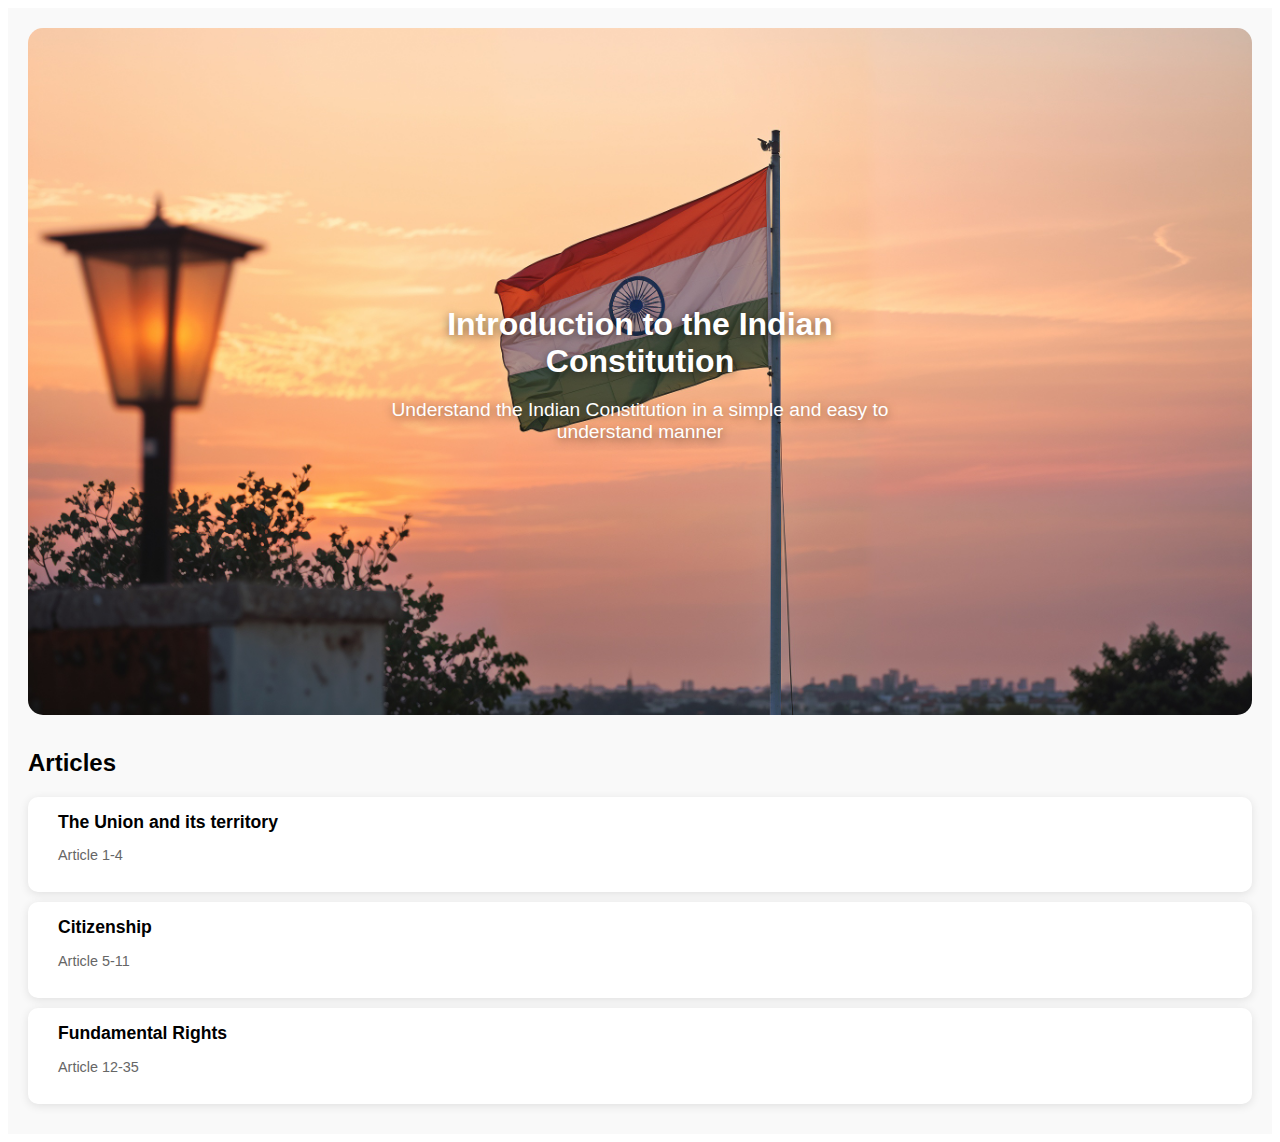
<file: section/index.html>
<!DOCTYPE html>
<html lang="en">
<head>
    <meta charset="UTF-8">
    <meta name="viewport" content="width=device-width, initial-scale=1.0">
    <title>Document</title>
    <link rel="stylesheet" href="styles.css">
    <link rel="stylesheet" href="https://cdnjs.cloudflare.com/ajax/libs/font-awesome/6.6.0/css/all.min.css" integrity="sha512-Kc323vGBEqzTmouAECnVceyQqyqdsSiqLQISBL29aUW4U/M7pSPA/gEUZQqv1cwx4OnYxTxve5UMg5GT6L4JJg==" crossorigin="anonymous" referrerpolicy="no-referrer" />
</head>
<body>
    <div class="constitution-section">
        <div class="intro-container">
            <img src="flag 3.jpg" alt="Indian Flag" class="intro-image">
            <div class="intro-text">
                <h1>Introduction to the Indian Constitution</h1>
                <p>Understand the Indian Constitution in a simple and easy to understand manner</p>
            </div>
        </div>
       
        <div class="articles-list">
            <h2>Articles</h2>
            <div class="article-item">
                <div class="article-icon"><i class="fas fa-book-open"></i></div>
                <div class="article-text">
                    <h3>The Union and its territory</h3>
                    <p>Article 1-4</p>
                </div>
                <div class="article-arrow"><i class="fas fa-chevron-right"></i></div>
            </div>
            <div class="article-item">
                <div class="article-icon"><i class="fas fa-book-open"></i></div>
                <div class="article-text">
                    <h3>Citizenship</h3>
                    <p>Article 5-11</p>
                </div>
                <div class="article-arrow"><i class="fas fa-chevron-right"></i></div>
            </div>
            <div class="article-item">
                <div class="article-icon"><i class="fas fa-book-open"></i></div>
                <div class="article-text">
                    <h3>Fundamental Rights</h3>
                    <p>Article 12-35</p>
                </div>
                <div class="article-arrow"><i class="fas fa-chevron-right"></i></div>
            </div>
            <!-- Repeat the article-item div for each article in the list -->
        </div>
    </div>
    
    
</body>
</html>
</file>
<file: section/styles.css>
body {
    font-family: Arial, sans-serif;
}

.constitution-section {
    background-color: #f9f9f9;
    padding: 20px;
}

.intro-container {
    position: relative;
    text-align: center;
    margin-bottom: 30px;
}

.intro-image {
    width: 100%;
    border-radius: 15px;
    object-fit: cover;
}

.intro-text {
    position: absolute;
    top: 50%;
    left: 50%;
    transform: translate(-50%, -50%);
    color: white;
    text-shadow: 0 2px 10px rgba(0, 0, 0, 0.5);
    padding: 0 20px;
}

.intro-text h1 {
    font-size: 2rem;
    margin-bottom: 10px;
    font-weight: 700;
}

.intro-text p {
    font-size: 1.2rem;
}

.articles-list {
    margin-top: 20px;
}

.articles-list h2 {
    font-size: 1.5rem;
    margin-bottom: 20px;
    font-weight: 600;
}

.article-item {
    display: flex;
    align-items: center;
    background-color: white;
    padding: 15px;
    margin-bottom: 10px;
    border-radius: 10px;
    box-shadow: 0 2px 10px rgba(0, 0, 0, 0.1);
    transition: transform 0.2s ease-in-out;
}

.article-item:hover {
    transform: scale(1.02);
}

.article-icon i {
    font-size: 1.5rem;
    color: #333;
    margin-right: 15px;
}

.article-text {
    flex-grow: 1;
}

.article-text h3 {
    font-size: 1.1rem;
    margin: 0;
    font-weight: 600;
}

.article-text p {
    font-size: 0.9rem;
    color: #666;
}

.article-arrow {
    margin-left: auto;
    display: flex;
    align-items: center;
}

.article-arrow i {
    font-size: 1.2rem;
    color: #333;
}

/* Responsive Design */
@media (max-width: 768px) {
    .intro-text h1 {
        font-size: 0.4rem;
    }

    .intro-text p {
        font-size: 0.8rem;
    }

    .article-text h3 {
        font-size: 1rem;
    }

    .article-text p {
        font-size: 0.85rem;
    }
}
</file>
